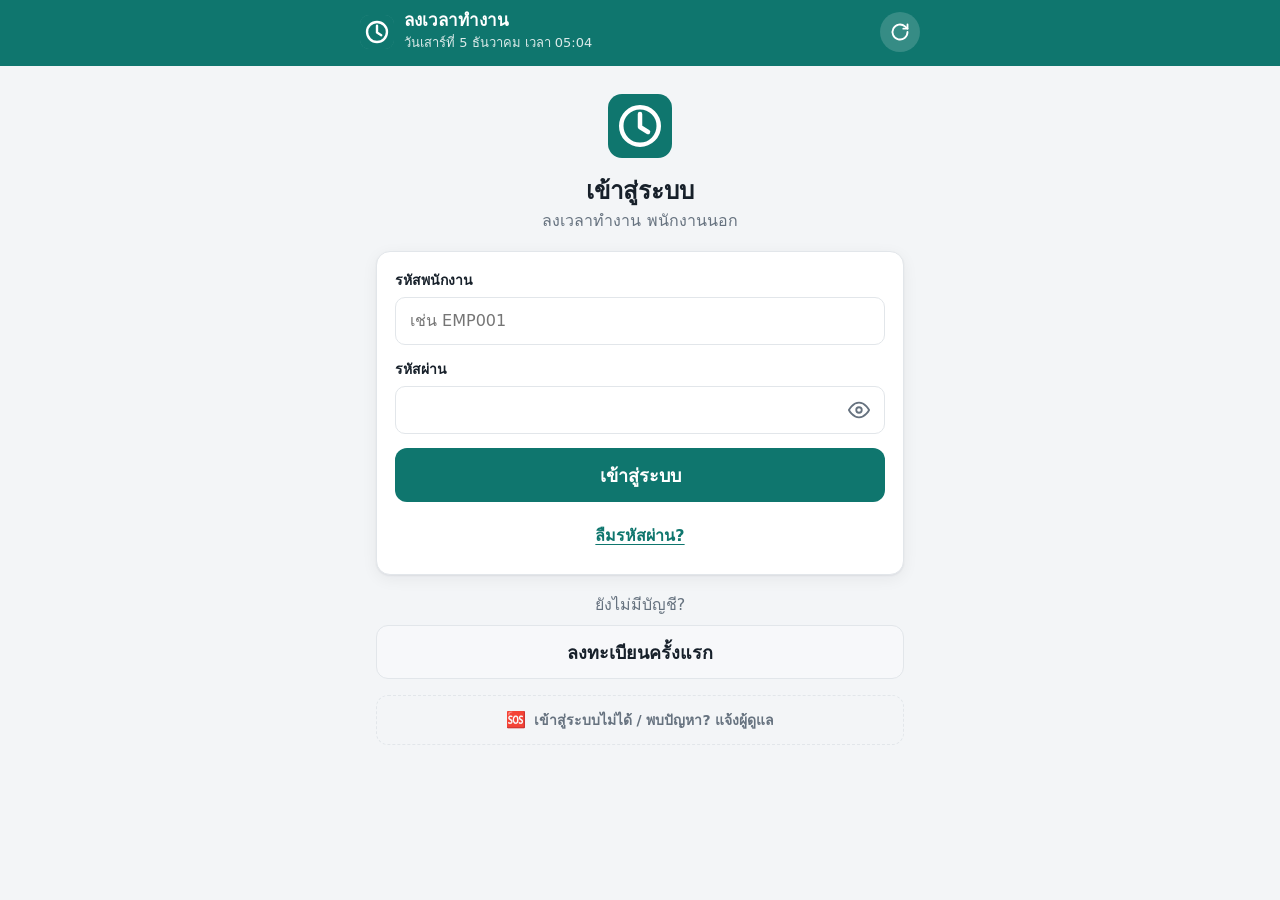
<file: index.html>
<!doctype html>
<html lang="th">
<head>
  <meta charset="utf-8">
  <meta http-equiv="Content-Security-Policy" content="default-src 'self'; script-src 'self' https://cdn.jsdelivr.net 'wasm-unsafe-eval'; style-src 'self' 'unsafe-inline' https://fonts.googleapis.com https://cdn.jsdelivr.net; font-src 'self' https://fonts.gstatic.com; img-src 'self' data: blob: https://tile.openstreetmap.org; media-src 'self' blob: mediastream:; connect-src 'self' https://script.google.com https://script.googleusercontent.com https://cdn.jsdelivr.net https://storage.googleapis.com; worker-src 'self' blob:; base-uri 'none'; form-action 'self'; object-src 'none'">
  <meta name="referrer" content="same-origin">
  <meta name="viewport" content="width=device-width, initial-scale=1, minimum-scale=1, maximum-scale=1, user-scalable=no, viewport-fit=cover">
  <meta name="theme-color" content="#0f766e">
  <meta name="apple-mobile-web-app-capable" content="yes">
  <meta name="mobile-web-app-capable" content="yes">
  <meta name="apple-mobile-web-app-title" content="ลงเวลา">
  <meta name="apple-mobile-web-app-status-bar-style" content="default">
  <title>ลงเวลาทำงาน</title>
  <link rel="manifest" href="manifest.webmanifest">
  <link rel="icon" href="icon.svg" type="image/svg+xml">
  <link rel="apple-touch-icon" href="icon-192.png">
  <link rel="preconnect" href="https://fonts.googleapis.com">
  <link rel="preconnect" href="https://fonts.gstatic.com" crossorigin>
  <link href="https://fonts.googleapis.com/css2?family=IBM+Plex+Sans+Thai:wght@400;600;700&display=swap" rel="stylesheet">
  <link rel="stylesheet" href="style.css?v=cb5fc8b46d">
</head>
<body class="emp">
  <header class="appbar">
    <div class="brand">
      <img src="icon.svg" alt="">
      <div><b>ลงเวลาทำงาน</b><small id="clock">&nbsp;</small></div>
      <small id="user" class="user"></small>
      <button id="bellBtn" class="appbar-btn bell-btn" type="button" aria-label="การแจ้งเตือน" title="การแจ้งเตือน" hidden>
        <svg viewBox="0 0 24 24" fill="none" stroke="currentColor" stroke-width="2.2" stroke-linecap="round" stroke-linejoin="round"><path d="M18 8a6 6 0 0 0-12 0c0 7-3 9-3 9h18s-3-2-3-9"/><path d="M13.7 21a2 2 0 0 1-3.4 0"/></svg>
        <span class="bell-badge" hidden></span>
      </button>
      <button id="refreshBtn" class="appbar-btn" type="button" aria-label="รีเฟรช" title="รีเฟรช">
        <svg viewBox="0 0 24 24" fill="none" stroke="currentColor" stroke-width="2.2" stroke-linecap="round" stroke-linejoin="round"><path d="M21 12a9 9 0 1 1-3-6.7L21 8"/><path d="M21 3v5h-5"/></svg>
      </button>
    </div>
  </header>

  <main id="view"></main>

  <nav class="tabbar" aria-label="เมนู">
    <button data-tab="scan">
      <svg viewBox="0 0 24 24" fill="none" stroke="currentColor" stroke-width="2" stroke-linecap="round" stroke-linejoin="round"><path d="M3 7V5a2 2 0 0 1 2-2h2M17 3h2a2 2 0 0 1 2 2v2M21 17v2a2 2 0 0 1-2 2h-2M7 21H5a2 2 0 0 1-2-2v-2"/><circle cx="12" cy="10" r="3"/><path d="M7 18a5 5 0 0 1 10 0"/></svg>
      ลงเวลา
    </button>
    <button data-tab="ot">
      <svg viewBox="0 0 24 24" fill="none" stroke="currentColor" stroke-width="2" stroke-linecap="round" stroke-linejoin="round"><circle cx="12" cy="12" r="9"/><path d="M12 7v5l3 2"/></svg>
      ขอ OT
    </button>
    <button data-tab="cal">
      <svg viewBox="0 0 24 24" fill="none" stroke="currentColor" stroke-width="2" stroke-linecap="round" stroke-linejoin="round"><rect x="3" y="4" width="18" height="18" rx="2"/><path d="M16 2v4M8 2v4M3 10h18"/><path d="M8 14h.01M12 14h.01M16 14h.01M8 18h.01M12 18h.01"/></svg>
      ปฏิทิน
    </button>
    <button data-tab="history">
      <svg viewBox="0 0 24 24" fill="none" stroke="currentColor" stroke-width="2" stroke-linecap="round" stroke-linejoin="round"><path d="M8 6h13M8 12h13M8 18h13M3 6h.01M3 12h.01M3 18h.01"/></svg>
      ประวัติ
    </button>
  </nav>

  <div id="toast" role="status" aria-live="polite"></div>
  <script src="config.js?v=ce31258a59"></script>
  <script src="transport.js?v=00ba4e5bb9"></script>
  <script src="guard.js?v=103b5c35ce"></script>
  <script src="app.js?v=a7ff7f037c"></script>
</body>
</html>
</file>
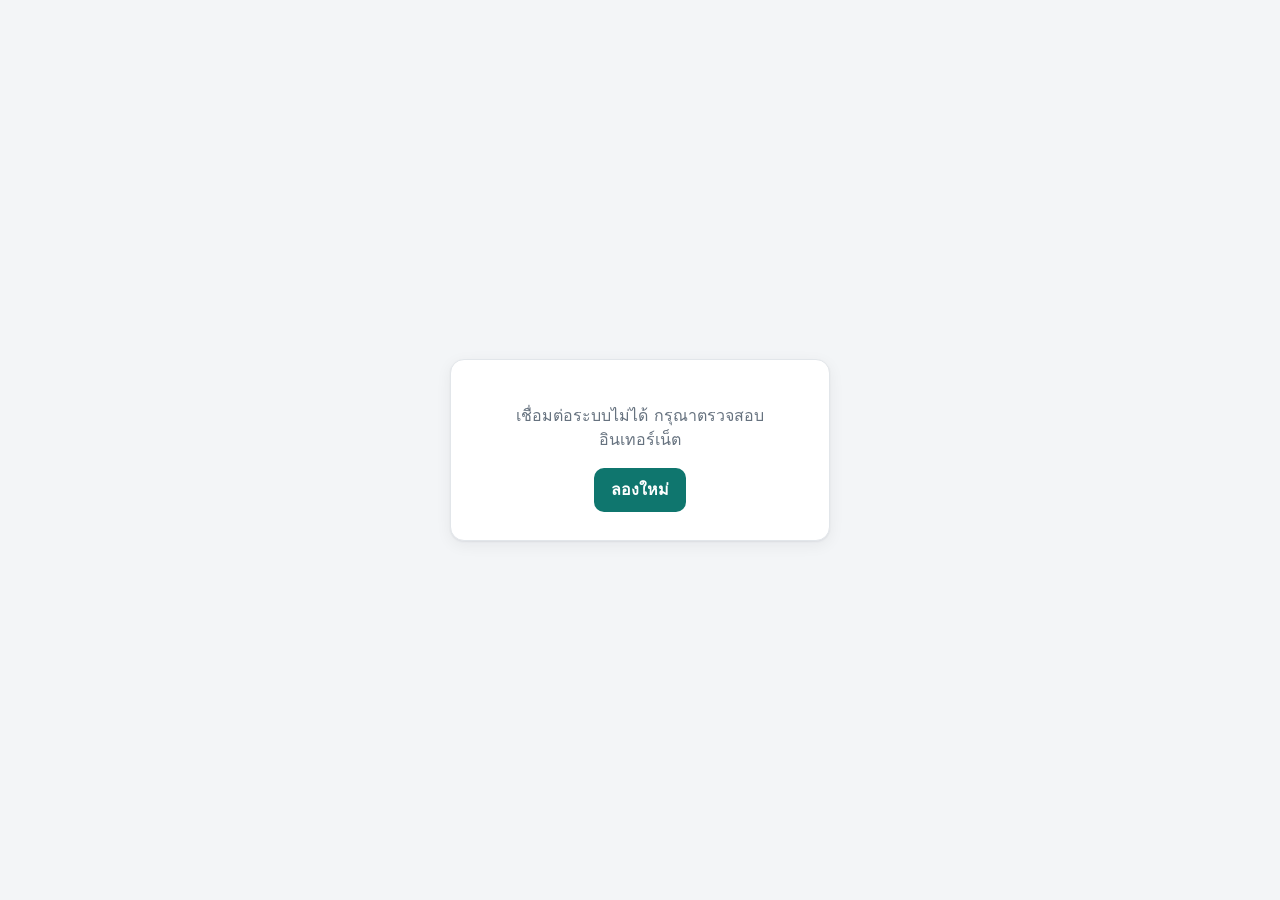
<file: admin.html>
<!doctype html>
<html lang="th">
<head>
  <meta charset="utf-8">
  <meta http-equiv="Content-Security-Policy" content="default-src 'self'; script-src 'self' https://cdn.jsdelivr.net 'wasm-unsafe-eval'; style-src 'self' 'unsafe-inline' https://fonts.googleapis.com https://cdn.jsdelivr.net; font-src 'self' https://fonts.gstatic.com; img-src 'self' data: blob: https://tile.openstreetmap.org; media-src 'self' blob: mediastream:; connect-src 'self' https://script.google.com https://script.googleusercontent.com https://cdn.jsdelivr.net https://storage.googleapis.com; worker-src 'self' blob:; base-uri 'none'; form-action 'self'; object-src 'none'">
  <meta name="referrer" content="same-origin">
  <meta name="viewport" content="width=device-width, initial-scale=1, minimum-scale=1, maximum-scale=1, user-scalable=no, viewport-fit=cover">
  <meta name="theme-color" content="#0f766e">
  <meta name="robots" content="noindex">
  <title>ผู้ดูแลระบบลงเวลา</title>
  <link rel="icon" href="icon.svg" type="image/svg+xml">
  <link rel="preconnect" href="https://fonts.googleapis.com">
  <link rel="preconnect" href="https://fonts.gstatic.com" crossorigin>
  <link href="https://fonts.googleapis.com/css2?family=IBM+Plex+Sans+Thai:wght@400;600;700&display=swap" rel="stylesheet">
  <link rel="stylesheet" href="style.css?v=cb5fc8b46d">
  <link rel="stylesheet" href="admin.css?v=cb5db3cd9a">
</head>
<body class="adm" data-guard="strict">
  <div id="root"></div>
  <div id="modal" class="modal" hidden><div class="modal-box" role="dialog" aria-modal="true"><button class="modal-x" aria-label="ปิด">×</button><div id="modal-body"></div></div></div>
  <div id="toast" role="status" aria-live="polite"></div>
  <script src="config.js?v=ce31258a59"></script>
  <script src="transport.js?v=00ba4e5bb9"></script>
  <script src="guard.js?v=103b5c35ce"></script>
  <script src="admin.js?v=5125a43bff"></script>
</body>
</html>
</file>
<file: style.css>
:root {
  --bg: #f3f5f7;
  --surface: #ffffff;
  --surface-2: #f7f8fa;
  --border: #e2e6ea;
  --text: #17202a;
  --muted: #66727f;
  --primary: #0f766e;
  --primary-ink: #ffffff;
  --primary-soft: #e3f3f1;
  --in: #0f766e;
  --in-soft: #e3f3f1;
  --out: #b45309;
  --out-soft: #fdf1e3;
  --ot: #4f46e5;
  --ot-soft: #ecebfd;
  --ok: #15803d;
  --ok-soft: #e5f5ea;
  --warn: #b45309;
  --warn-soft: #fdf1e3;
  --bad: #b91c1c;
  --bad-soft: #fdeaea;
  --shadow: 0 1px 2px rgba(16, 24, 40, .06), 0 4px 16px rgba(16, 24, 40, .06);
  --radius: 14px;
  --font: "IBM Plex Sans Thai", "Noto Sans Thai", "Leelawadee UI", Tahoma, system-ui, sans-serif;
  color-scheme: light;
}
@media (prefers-color-scheme: dark) {
  :root:not([data-theme="light"]) {
    --bg: #0f1418; --surface: #182026; --surface-2: #1e272e; --border: #2c3740; --text: #e7ecef; --muted: #98a4ae;
    --primary: #2bb3a5; --primary-ink: #04201d; --primary-soft: #143430;
    --in: #2bb3a5; --in-soft: #143430; --out: #f0a34a; --out-soft: #3a2a17; --ot: #8f8af7; --ot-soft: #25244a;
    --ok: #4ccb7a; --ok-soft: #173322; --warn: #f0a34a; --warn-soft: #3a2a17; --bad: #f07a7a; --bad-soft: #3b1c1c;
    --shadow: 0 1px 2px rgba(0, 0, 0, .3), 0 4px 16px rgba(0, 0, 0, .25);
    color-scheme: dark;
  }
}

* { box-sizing: border-box; }
html, body { margin: 0; }

/* ---------- แอปเต็มจอ: ห้ามซูม / ห้ามเลือกข้อความ / ห้ามบันทึกรูป ---------- */
html { touch-action: manipulation; -webkit-text-size-adjust: 100%; text-size-adjust: 100%; overscroll-behavior: none; }
body { overscroll-behavior: none; -webkit-user-select: none; user-select: none; -webkit-touch-callout: none; }
input, textarea, select { -webkit-user-select: text; user-select: text; -webkit-touch-callout: default; font-size: 16px; } /* 16px กัน iOS ซูมเมื่อแตะช่องกรอก */
img, canvas, video { -webkit-user-drag: none; user-select: none; -webkit-touch-callout: none; }
.guard-shield { display: none; }
body.guarded .guard-shield { display: grid; position: fixed; inset: 0; z-index: 9999; place-items: center; background: #0b1215; color: #fff; font-size: 18px; font-weight: 600; text-align: center; padding: 24px; }
body.guarded .protect { visibility: hidden; }
@media print { body * { display: none !important; } body::after { content: "ไม่อนุญาตให้พิมพ์"; display: block; } }
body { background: var(--bg); color: var(--text); font-family: var(--font); font-size: 16px; line-height: 1.5; -webkit-tap-highlight-color: transparent; }
button, input, select, textarea { font: inherit; color: inherit; }
img { max-width: 100%; }
[hidden] { display: none !important; }

/* ---------- Form controls ---------- */
.field { display: block; margin-bottom: 14px; }
.field > span, .field-label { display: block; font-size: 14px; font-weight: 600; margin-bottom: 6px; color: var(--text); }
.field small { color: var(--muted); font-weight: 400; }
input[type="text"], input[type="password"], input[type="tel"], input[type="month"], input[type="date"], input[type="time"], input[type="number"], input:not([type]), select, textarea {
  width: 100%; min-height: 48px; padding: 10px 14px; border: 1px solid var(--border); border-radius: 10px;
  background: var(--surface); outline: none; transition: border-color .15s, box-shadow .15s; -webkit-appearance: none; appearance: none;
}
textarea { min-height: 84px; resize: vertical; }
input:focus, select:focus, textarea:focus { border-color: var(--primary); box-shadow: 0 0 0 3px var(--primary-soft); }
.row { display: flex; gap: 8px; align-items: stretch; }
.row > input { flex: 1; min-width: 0; }
.grid-2 { display: grid; grid-template-columns: 1fr 1fr; gap: 10px; }

.btn { display: inline-flex; align-items: center; justify-content: center; gap: 6px; min-height: 44px; padding: 8px 16px; border-radius: 10px; border: 1px solid transparent; font-weight: 600; cursor: pointer; text-decoration: none; white-space: nowrap; transition: filter .15s, background .15s; }
.btn:disabled { opacity: .6; cursor: default; }
.btn.primary { background: var(--primary); color: var(--primary-ink); }
.btn.primary:hover:not(:disabled) { filter: brightness(1.08); }
.btn.ghost { background: var(--surface-2); border-color: var(--border); color: var(--text); }
.btn.ghost:hover:not(:disabled) { background: var(--border); }
.btn.danger { background: var(--bad-soft); color: var(--bad); }
.btn.ok { background: var(--ok-soft); color: var(--ok); }
.btn.sm { min-height: 34px; padding: 4px 10px; font-size: 14px; border-radius: 8px; }
.btn.big { width: 100%; min-height: 54px; font-size: 18px; border-radius: 12px; }
.btn svg { width: 18px; height: 18px; flex: none; }

.badge { display: inline-flex; align-items: center; gap: 4px; padding: 2px 10px; border-radius: 999px; font-size: 13px; font-weight: 600; white-space: nowrap; }
.badge.in { background: var(--in-soft); color: var(--in); }
.badge.out { background: var(--out-soft); color: var(--out); }
.badge.ot { background: var(--ot-soft); color: var(--ot); }
.badge.pending { background: var(--warn-soft); color: var(--warn); }
.badge.approved, .badge.complete { background: var(--ok-soft); color: var(--ok); }
.badge.rejected, .badge.no_checkin { background: var(--bad-soft); color: var(--bad); }
.badge.no_checkout { background: var(--warn-soft); color: var(--warn); }

.card { background: var(--surface); border: 1px solid var(--border); border-radius: var(--radius); box-shadow: var(--shadow); padding: 18px; }
.muted { color: var(--muted); }
.empty { text-align: center; color: var(--muted); padding: 32px 12px; }

#toast { position: fixed; left: 50%; bottom: calc(96px + env(safe-area-inset-bottom)); transform: translateX(-50%) translateY(20px); background: var(--text); color: var(--bg); padding: 10px 18px; border-radius: 10px; font-size: 15px; opacity: 0; pointer-events: none; transition: opacity .2s, transform .2s; z-index: 100; max-width: calc(100% - 32px); text-align: center; }
#toast.show { opacity: 1; transform: translateX(-50%) translateY(0); }
#toast.error { background: var(--bad); color: #fff; }

/* ---------- Employee app ---------- */
body.emp { min-height: 100dvh; padding-bottom: calc(76px + env(safe-area-inset-bottom)); }
.appbar { position: sticky; top: 0; z-index: 10; background: var(--primary); color: var(--primary-ink); padding: calc(10px + env(safe-area-inset-top)) 16px 12px; }
.appbar .brand { display: flex; align-items: center; gap: 10px; max-width: 560px; margin: 0 auto; }
.appbar img { width: 34px; height: 34px; border-radius: 9px; background: rgba(255,255,255,.15); }
.appbar b { display: block; font-size: 17px; line-height: 1.2; }
.appbar small { opacity: .85; font-size: 13px; }
.emp main { max-width: 560px; margin: 0 auto; padding: 16px; }
.screen-title { display: flex; align-items: center; gap: 10px; margin: 0 0 16px; font-size: 21px; }
.screen-title .dot { width: 10px; height: 10px; border-radius: 50%; background: currentColor; }
.screen-title.in { color: var(--in); }
.screen-title.out { color: var(--out); }
.screen-title.ot { color: var(--ot); }

.photo-pick { display: block; border: 2px dashed var(--border); border-radius: 12px; background: var(--surface-2); cursor: pointer; overflow: hidden; position: relative; }
.photo-pick .ph-empty { display: flex; flex-direction: column; align-items: center; justify-content: center; gap: 6px; padding: 30px 12px; color: var(--muted); font-weight: 600; }
.photo-pick .ph-empty svg { width: 40px; height: 40px; color: var(--primary); }
.photo-pick img { display: block; width: 100%; max-height: 360px; object-fit: contain; background: #000; }
.photo-pick .retake { position: absolute; right: 10px; bottom: 10px; background: rgba(0,0,0,.65); color: #fff; padding: 6px 12px; border-radius: 8px; font-size: 14px; }
.geo { font-size: 13px; color: var(--muted); margin: -4px 0 14px; display: flex; gap: 6px; align-items: center; }
.geo.ok { color: var(--ok); }

.ot-types { display: grid; gap: 8px; }
.ot-type { display: flex; gap: 12px; align-items: center; padding: 12px 14px; border: 1.5px solid var(--border); border-radius: 12px; background: var(--surface); cursor: pointer; }
.ot-type input { position: absolute; opacity: 0; pointer-events: none; }
.ot-type .rate { flex: none; width: 54px; height: 44px; border-radius: 10px; display: grid; place-items: center; font-weight: 700; background: var(--ot-soft); color: var(--ot); font-size: 17px; }
.ot-type b { display: block; font-size: 15px; }
.ot-type small { color: var(--muted); font-size: 13px; }
.ot-type:has(input:checked) { border-color: var(--ot); background: var(--ot-soft); }
.ot-type:has(input:checked) .rate { background: var(--ot); color: #fff; }
.ot-type:has(input:focus-visible) { box-shadow: 0 0 0 3px var(--ot-soft); }

.success { text-align: center; padding: 28px 18px; }
.success .check { width: 72px; height: 72px; border-radius: 50%; display: grid; place-items: center; margin: 0 auto 14px; background: var(--ok-soft); color: var(--ok); }
.success .check svg { width: 40px; height: 40px; }
.success h2 { margin: 0 0 6px; }
.success dl { text-align: left; display: grid; grid-template-columns: auto 1fr; gap: 6px 14px; margin: 18px 0; padding: 14px; background: var(--surface-2); border-radius: 10px; }
.success dt { color: var(--muted); }
.success dd { margin: 0; font-weight: 600; word-break: break-word; }

.hist { display: grid; gap: 10px; }
.hist-item { display: flex; gap: 12px; align-items: flex-start; padding: 14px; }
.hist-item .main { flex: 1; min-width: 0; }
.hist-item .top { display: flex; justify-content: space-between; gap: 8px; align-items: center; flex-wrap: wrap; }
.hist-item .meta { color: var(--muted); font-size: 14px; margin-top: 4px; word-break: break-word; }

/* ---------- Auth (สมัคร / เข้าสู่ระบบ) ---------- */
body.emp.authing { padding-bottom: 24px; }
.appbar .user { margin-left: auto; text-align: right; font-size: 12.5px; opacity: .9; max-width: 45%; overflow: hidden; text-overflow: ellipsis; white-space: nowrap; }
.auth-hero { text-align: center; margin: 12px 0 18px; }
.auth-hero img { width: 64px; height: 64px; }
.auth-hero h1 { margin: 8px 0 0; font-size: 24px; }
.auth-hero p { margin: 0; }
.warn-box { background: var(--warn-soft); border-color: var(--warn); margin-bottom: 14px; }
.warn-box b { color: var(--warn); font-size: 17px; }
.warn-box p { margin: 6px 0 14px; }
.auth-alt { display: grid; gap: 8px; text-align: center; margin-top: 18px; }
.linkbtn { display: block; margin: 14px auto 0; background: none; border: 0; color: var(--primary); font-weight: 600; padding: 8px 12px; cursor: pointer; text-decoration: underline; text-underline-offset: 3px; }
.linkbtn.danger { color: var(--bad); }
.back { background: none; border: 0; color: var(--primary); font-weight: 600; padding: 4px 0 12px; cursor: pointer; }
.hint { font-size: 14px; color: var(--muted); background: var(--surface-2); border-radius: 10px; padding: 10px 12px; margin: 4px 0 16px; }
.hint.warn-hint { background: var(--warn-soft); color: var(--warn); font-weight: 600; margin-top: 0; }
.err { display: block; color: var(--bad); font-size: 13.5px; margin-top: 4px; min-height: 0; }
.err:empty { display: none; }
input.invalid { border-color: var(--bad); }
input.invalid:focus { box-shadow: 0 0 0 3px var(--bad-soft); }
.pw { position: relative; }
.pw input { padding-right: 52px; }
.pw-toggle { position: absolute; right: 4px; top: 50%; transform: translateY(-50%); width: 44px; height: 40px; border: 0; background: none; color: var(--muted); cursor: pointer; display: grid; place-items: center; }
.pw-toggle svg { width: 22px; height: 22px; }
.seg { display: grid; grid-template-columns: repeat(3, 1fr); gap: 8px; }
.seg label { position: relative; }
.seg input { position: absolute; opacity: 0; pointer-events: none; }
.seg span { display: grid; place-items: center; min-height: 48px; border: 1.5px solid var(--border); border-radius: 10px; font-weight: 600; background: var(--surface); cursor: pointer; }
.seg input:checked + span { border-color: var(--primary); background: var(--primary-soft); color: var(--primary); }
.seg input:focus-visible + span { box-shadow: 0 0 0 3px var(--primary-soft); }
.who { display: flex; align-items: center; gap: 12px; padding: 10px 12px; margin-bottom: 16px; background: var(--surface-2); border-radius: 12px; }
.who b { display: block; line-height: 1.3; }
.who small { color: var(--muted); font-size: 13px; }
.avatar { width: 40px; height: 40px; border-radius: 50%; display: grid; place-items: center; background: var(--primary); color: var(--primary-ink); font-weight: 700; font-size: 18px; flex: none; }
.profile { margin-bottom: 18px; }
.profile .who { margin-bottom: 8px; background: none; padding: 0; }
.profile .linkbtn { margin: 6px 0 0; padding: 4px 0; }

/* ---------- ลงเวลาด้วยการสแกน ---------- */
.ok { color: var(--ok); }
.warn { color: var(--warn); }
.bad { color: var(--bad); font-weight: 600; }
.sub { color: var(--muted); font-size: 13px; }
.live-clock { text-align: center; padding: 14px 10px; margin-bottom: 14px; border-radius: 12px; background: var(--primary-soft); color: var(--primary); }
.live-clock small { display: block; font-size: 13px; font-weight: 600; opacity: .85; }
.live-clock b { display: block; font-size: 40px; line-height: 1.15; font-variant-numeric: tabular-nums; letter-spacing: 1px; }
.live-clock span { font-size: 14px; }
.info-row { display: flex; gap: 10px; align-items: flex-start; padding: 10px 2px; border-bottom: 1px solid var(--border); font-size: 15px; word-break: break-word; }
.info-row:last-of-type { margin-bottom: 14px; }
.info-row .ico { font-size: 20px; line-height: 1.3; }
.info-row b { font-size: 14px; }
.scan-btn { margin-top: 4px; min-height: 60px; }
.scan-btn svg { width: 26px; height: 26px; }
.shot { border-radius: 12px; overflow: hidden; background: #000; margin-bottom: 14px; }
.shot img { display: block; width: 100%; height: auto; pointer-events: none; }
.kv { display: grid; grid-template-columns: auto 1fr; gap: 6px 14px; margin: 0 0 16px; font-size: 15px; }
.kv dt { color: var(--muted); }
.kv dd { margin: 0; font-weight: 600; word-break: break-word; }

body.scanning { overflow: hidden; }
.scanner { position: fixed; inset: 0; z-index: 200; background: #000; color: #fff; display: flex; flex-direction: column; touch-action: none; }
.scan-top { display: flex; align-items: center; justify-content: space-between; padding: calc(12px + env(safe-area-inset-top)) 16px 12px; }
.scan-x { background: rgba(255,255,255,.15); color: #fff; border: 0; border-radius: 999px; padding: 8px 16px; font-weight: 600; cursor: pointer; }
.scan-stage { position: relative; flex: 1; overflow: hidden; }
.scan-stage video { position: absolute; inset: 0; width: 100%; height: 100%; object-fit: cover; transform: scaleX(-1); }
.scan-ring { position: absolute; left: 50%; top: 50%; width: min(78vw, 360px); height: min(101vw, 468px); transform: translate(-50%, -52%); overflow: visible; }
.scan-ring ellipse { fill: none; stroke-width: 2.2; vector-effect: non-scaling-stroke; }
.scan-ring .track { stroke: rgba(255,255,255,.55); stroke-width: 4; stroke-dasharray: 2 2; }
.scan-ring .prog { stroke: #2bd4c0; stroke-width: 8; stroke-linecap: round; stroke-dasharray: 100; stroke-dashoffset: 100; transition: stroke-dashoffset .1s linear; }
.scanner:not(.face-ok) .scan-ring .prog { stroke: #f0a34a; }
.scan-count { position: absolute; left: 0; right: 0; top: 14px; text-align: center; font-size: 56px; font-weight: 700; text-shadow: 0 2px 8px rgba(0,0,0,.6); font-variant-numeric: tabular-nums; }
.scan-status { padding: 14px 16px 8px; text-align: center; font-size: 17px; font-weight: 600; min-height: 56px; }
.scanner.face-ok .scan-status { color: #7ff0e1; }

/* ---------- ปฏิทิน ---------- */
:root { --c-green: #16a34a; --c-red: #dc2626; --c-gray: #9aa4ae; --c-purple: #7c3aed; --c-blue: #2563eb; --c-excused: #0d9488; }
.cal-head { display: flex; align-items: center; justify-content: space-between; gap: 8px; margin-bottom: 12px; }
.cal-nav { width: 44px; padding: 0; font-size: 24px; line-height: 1; }
.cal-stats { display: grid; grid-template-columns: repeat(4, 1fr); gap: 8px; margin-bottom: 12px; }
.cal-stats > div { background: var(--surface); border: 1px solid var(--border); border-radius: 12px; padding: 8px 4px; text-align: center; }
.cal-stats b { display: block; font-size: 22px; line-height: 1.2; }
.cal-stats small { color: var(--muted); font-size: 12px; }
.cal-stats .c-green b { color: var(--c-green); } .cal-stats .c-red b { color: var(--c-red); } .cal-stats .c-purple b { color: var(--c-purple); }
.cal-card { padding: 12px; }
.cal-grid { display: grid; grid-template-columns: repeat(7, 1fr); gap: 5px; }
.cal-week { margin-bottom: 6px; }
.cal-week span { text-align: center; font-size: 13px; font-weight: 600; color: var(--muted); }
.cal-week span.off { color: var(--c-red); }
.cal-day { aspect-ratio: 1 / 1.05; border: 0; border-radius: 10px; display: flex; flex-direction: column; align-items: center; justify-content: center; gap: 0; cursor: pointer;
  background: var(--surface-2); color: var(--text); font-weight: 700; padding: 0; position: relative; }
.cal-day .n { font-size: 16px; line-height: 1.1; }
.cal-day .m { font-size: 11px; line-height: 1.1; min-height: 12px; font-weight: 700; }
.cal-day.c-green { background: var(--c-green); color: #fff; }
.cal-day.c-red { background: var(--c-red); color: #fff; }
.cal-day.c-gray { background: color-mix(in srgb, var(--c-gray) 30%, var(--surface)); color: var(--muted); }
.cal-day.c-purple { background: var(--c-purple); color: #fff; }
.cal-day.c-blue { background: color-mix(in srgb, var(--c-blue) 18%, var(--surface)); color: var(--c-blue); }
.cal-day.c-excused { background: var(--c-excused); color: #fff; }
.cal-day.c-none { background: transparent; color: var(--muted); font-weight: 500; }
.cal-day.today { outline: 3px solid var(--text); outline-offset: 1px; }
.cal-legend { display: flex; flex-wrap: wrap; gap: 6px 12px; margin-top: 12px; font-size: 12.5px; color: var(--muted); }
.cal-legend i { display: inline-block; width: 12px; height: 12px; border-radius: 4px; margin-right: 4px; vertical-align: -1px; }
.cal-legend .c-green { background: var(--c-green); } .cal-legend .c-red { background: var(--c-red); } .cal-legend .c-gray { background: var(--c-gray); }
.cal-legend .c-purple { background: var(--c-purple); } .cal-legend .c-excused { background: var(--c-excused); } .cal-legend .c-blue { background: var(--c-blue); }
.badge.day-green { background: var(--ok-soft); color: var(--c-green); } .badge.day-red { background: var(--bad-soft); color: var(--c-red); }
.badge.day-gray, .badge.day-none { background: var(--surface-2); color: var(--muted); } .badge.day-purple { background: var(--ot-soft); color: var(--c-purple); }
.badge.day-blue { background: var(--primary-soft); color: var(--c-blue); } .badge.day-excused { background: var(--primary-soft); color: var(--c-excused); }

body.sheet-open { overflow: hidden; }
.sheet-back { position: fixed; inset: 0; z-index: 150; background: rgba(10, 15, 20, .5); display: flex; align-items: flex-end; justify-content: center; }
.sheet { width: 100%; max-width: 560px; max-height: 88dvh; overflow: auto; background: var(--surface); border-radius: 18px 18px 0 0; padding: 8px 18px calc(18px + env(safe-area-inset-bottom)); box-shadow: var(--shadow); }
.sheet-grip { width: 44px; height: 5px; border-radius: 3px; background: var(--border); margin: 4px auto 12px; }
.sheet-title { margin: 0 0 8px; font-size: 19px; }
.day-badges { display: flex; flex-wrap: wrap; gap: 6px; margin-bottom: 12px; }
.issue-box, .ot-box, .appeal-box { border-radius: 10px; padding: 10px 12px; margin-bottom: 12px; font-size: 15px; }
.issue-box { background: var(--bad-soft); color: var(--bad); }
.ot-box { background: var(--ot-soft); color: var(--ot); }
.appeal-box { background: var(--surface-2); }
.issue-box ul, .ot-box ul { margin: 4px 0 0; padding-left: 20px; }
.appeal-form { border-top: 1px solid var(--border); padding-top: 12px; }
.appeal-form > b { display: block; margin-bottom: 10px; }

.tabbar { position: fixed; left: 0; right: 0; bottom: 0; z-index: 20; display: grid; grid-template-columns: repeat(4, 1fr); background: var(--surface); border-top: 1px solid var(--border); padding: 6px 6px calc(6px + env(safe-area-inset-bottom)); }
.tabbar button { background: none; border: 0; display: flex; flex-direction: column; align-items: center; gap: 2px; padding: 6px 2px; border-radius: 10px; font-size: 12.5px; font-weight: 600; color: var(--muted); cursor: pointer; }
.tabbar button svg { width: 24px; height: 24px; }
.tabbar button.active { color: var(--primary); background: var(--primary-soft); }
@media (min-width: 600px) { .tabbar { max-width: 560px; margin: 0 auto; border-left: 1px solid var(--border); border-right: 1px solid var(--border); border-radius: 16px 16px 0 0; } }

.success .pending-icon { background: var(--warn-soft); color: var(--warn); font-size: 34px; }
.profile-actions { display: flex; flex-wrap: wrap; gap: 8px; margin-top: 10px; }
.code-req { margin-top: 8px; padding: 8px 10px; border-radius: 10px; font-size: 14px; background: var(--surface-2); }
.code-req.pending { background: var(--warn-soft); color: var(--warn); }
.code-req.approved { background: var(--ok-soft); color: var(--ok); }
.code-req.rejected { background: var(--bad-soft); color: var(--bad); }

/* ---------- ขอ OT (คำนวณจากเวลาสแกน) ---------- */
.ot-times { background: var(--surface-2); border-radius: 12px; padding: 10px 12px; margin-bottom: 4px; }
.ot-times .kv { margin: 8px 0 0; }
.purple-badge { background: var(--ot-soft); color: var(--ot); }
.ot-items { display: grid; gap: 8px; }
.ot-item { display: flex; gap: 10px; align-items: center; padding: 12px; border: 1.5px solid var(--border); border-radius: 12px; cursor: pointer; }
.ot-item input { width: 20px; height: 20px; flex: none; accent-color: var(--ot); }
.ot-item .rate { flex: none; width: 46px; height: 40px; border-radius: 10px; display: grid; place-items: center; font-weight: 700; background: var(--ot-soft); color: var(--ot); }
.ot-item b { display: block; font-size: 15px; }
.ot-item small { color: var(--muted); font-size: 13px; display: block; }
.ot-item:has(input:checked) { border-color: var(--ot); background: var(--ot-soft); }
.ot-item.done { opacity: .75; cursor: default; }
.info-box { background: var(--surface-2); border-radius: 10px; padding: 10px 12px; margin: 12px 0; font-size: 15px; color: var(--muted); }

/* ---------- สิทธิ์ตำแหน่ง/กล้อง ---------- */
.perm-box { border-radius: 12px; padding: 12px; margin-bottom: 12px; font-size: 14.5px; display: grid; gap: 4px; }
.perm-box b { font-size: 15.5px; }
.perm-box.denied { background: var(--bad-soft); color: var(--bad); border: 1.5px solid var(--bad); }
.perm-box.ask { background: var(--warn-soft); color: var(--warn); border: 1.5px solid var(--warn); }
.perm-box.ok { background: var(--ok-soft); color: var(--ok); padding: 8px 12px; }
.perm-actions { display: flex; flex-wrap: wrap; gap: 8px; margin-top: 6px; }
.perm-link .linkbtn { margin: 0 0 8px; padding: 0; font-size: 14px; }
.info-row.row-bad { background: var(--bad-soft); border-radius: 10px; padding: 10px; border: 1.5px solid var(--bad); }
.guide { border: 1px solid var(--border); border-radius: 12px; padding: 10px 12px; margin-bottom: 10px; font-size: 14.5px; }
.guide.first { border-color: var(--primary); background: var(--primary-soft); }
.guide ol { margin: 6px 0 0; padding-left: 20px; display: grid; gap: 4px; }

/* ---------- ปุ่มรีเฟรช ---------- */
.appbar-btn { flex: none; width: 40px; height: 40px; margin-left: 8px; border: 0; border-radius: 50%; background: rgba(255,255,255,.16); color: inherit; display: grid; place-items: center; cursor: pointer; }
.appbar-btn svg { width: 20px; height: 20px; }
.appbar-btn:active { background: rgba(255,255,255,.3); }
.appbar-btn.spin svg { animation: spin .8s linear infinite; }
@keyframes spin { to { transform: rotate(360deg); } }
.appbar .user + .appbar-btn { margin-left: 8px; }
.appbar .brand > div { min-width: 0; }
.appbar .user { margin-left: auto; }
.perm-note { font-size: 13.5px; opacity: .95; }

/* ---------- หน้าลงเวลา (เข้า/ออกหน้าเดียว) ---------- */
.scan-banner { border-radius: 12px; padding: 10px 12px; margin-bottom: 14px; font-size: 15px; }
.scan-banner.in { background: var(--in-soft); color: var(--in); }
.scan-banner.out { background: var(--out-soft); color: var(--out); }
.scan-banner .linkbtn { display: block; margin: 6px 0 0; padding: 0; font-size: 13.5px; color: inherit; opacity: .85; }

/* สถานที่ทำงาน: ปุ่มใช้ที่เดิม */
.site-quick { margin: -4px 0 12px; }
.chip-btn { border: 1px solid var(--border); background: var(--surface-2); color: inherit; border-radius: 999px; padding: 6px 12px; font: inherit; font-size: 13px; max-width: 100%; overflow: hidden; text-overflow: ellipsis; white-space: nowrap; cursor: pointer; }
.field input.input-bad { border-color: #d93025; box-shadow: 0 0 0 3px rgba(217,48,37,.15); }

/* คำแนะนำระหว่างสแกนใบหน้า */
.scan-tips { list-style: none; margin: 0; padding: 4px 16px calc(14px + env(safe-area-inset-bottom)); display: grid; gap: 4px; font-size: 13px; line-height: 1.45; color: rgba(255,255,255,.85); background: #000; }
.scan-tips b { color: #7ff0e1; font-weight: 600; }
@media (max-height: 640px) { .scan-tips li:nth-child(n+3) { display: none; } }

/* รูปโปรไฟล์ */
img.avatar { object-fit: cover; padding: 0; background: var(--surface-2); }
.avatar.xl { width: 72px; height: 72px; font-size: 28px; }
.who .linkbtn { display: block; padding: 0; margin-top: 2px; font-size: 13px; }
.av-pick { display: flex; align-items: center; gap: 14px; width: 100%; padding: 10px 12px; text-align: left; font: inherit; color: inherit; background: var(--surface-2); border: 2px dashed var(--border); border-radius: 14px; cursor: pointer; }
.av-pick.invalid { border-color: var(--bad, #d93025); }
.av-pick span.avatar { background: var(--surface); color: var(--muted); border: 1px solid var(--border); }
.av-pick b { display: block; color: var(--primary); }
.av-pick small { display: block; color: var(--muted); font-size: 13px; line-height: 1.4; }
.av-field .err { display: block; color: var(--bad, #d93025); font-size: 13px; font-style: normal; margin-top: 4px; }
.avatar-cam .av-ring { position: absolute; left: 50%; top: 50%; width: min(70vw, 300px); aspect-ratio: 1; transform: translate(-50%, -50%); border-radius: 50%; border: 3px solid rgba(255,255,255,.8); box-shadow: 0 0 0 9999px rgba(0,0,0,.45); pointer-events: none; }
.avatar-cam .av-preview { position: absolute; left: 50%; top: 50%; width: min(70vw, 300px); aspect-ratio: 1; transform: translate(-50%, -50%); border-radius: 50%; object-fit: cover; border: 3px solid #7ff0e1; background: #000; }
.av-actions { display: flex; gap: 10px; padding: 0 16px calc(16px + env(safe-area-inset-bottom)); background: #000; }
.av-actions .btn { flex: 1; }
.av-actions .btn.ghost { background: rgba(255,255,255,.12); color: #fff; border-color: rgba(255,255,255,.25); }
.av-actions .btn:disabled { opacity: .45; }

/* เปิดกล้องไม่ได้ (เบราว์เซอร์ในแอป) */
.cam-warn { background: #fff4e5; color: #8a4b00; border: 1px solid #ffd59a; border-radius: 12px; padding: 10px 12px; margin-bottom: 14px; font-size: 14px; line-height: 1.5; }
.cam-warn .linkbtn { font-weight: 700; }
.cam-help { margin: 8px 0 14px; padding-left: 20px; display: grid; gap: 8px; line-height: 1.55; }
.cam-help-actions { display: flex; flex-wrap: wrap; gap: 8px; margin-bottom: 8px; }
@media (prefers-color-scheme: dark) { .cam-warn { background: #3a2a10; color: #ffd59a; border-color: #6b4a14; } }

/* ---------- กระดิ่งแจ้งเตือน ---------- */
.bell-btn { position: relative; margin-left: 8px; }
.bell-btn + .appbar-btn { margin-left: 6px; }
.bell-badge { position: absolute; top: 2px; right: 2px; min-width: 18px; height: 18px; padding: 0 5px; border-radius: 999px; background: #e5484d; color: #fff; font-size: 11px; font-weight: 700; line-height: 18px; text-align: center; box-shadow: 0 0 0 2px var(--primary); }
.notif-head { display: flex; align-items: center; justify-content: space-between; gap: 8px; }
.notif-list { display: grid; gap: 8px; max-height: 60vh; overflow: auto; }
.notif-item { display: flex; gap: 10px; align-items: flex-start; width: 100%; text-align: left; font: inherit; color: inherit; background: var(--surface-2); border: 1px solid var(--border); border-radius: 12px; padding: 10px 12px; cursor: pointer; }
.notif-item .ic { font-size: 18px; line-height: 1.3; }
.notif-item b { display: block; line-height: 1.35; }
.notif-item .body { display: block; margin-top: 2px; font-size: 14px; line-height: 1.45; }
.notif-item small { display: block; margin-top: 4px; color: var(--muted); font-size: 12px; }
.notif-item.unread { border-color: var(--primary); background: var(--primary-soft, #e3f3ef); }
.notif-item.unread b::after { content: ' • ใหม่'; color: #e5484d; font-size: 12px; }

/* ---------- ลืมสแกน ---------- */
.fr-entry { width: 100%; margin-top: 10px; }
.fr-open-btn { margin-top: 12px; }
.fr-month { margin: 0; font-size: 18px; }
.fr-hint { margin-top: -4px; }
.fr-day { border: 2px solid transparent; }
.fr-day.fr-need { background: #fde8e8; border-color: #e5484d; color: #a3171c; font-weight: 700; }
.fr-day.fr-open { background: var(--surface-2); }
.fr-day.fr-pending { background: #fff4e5; border-color: #f0a34a; }
.fr-day.fr-approved, .fr-day.fr-done { background: #e6f6ef; color: #0f7a5a; opacity: .7; }
.fr-day.fr-off { opacity: .3; }
.fr-day[disabled] { cursor: default; }
.cal-legend i.fr-need { background: #e5484d; } .cal-legend i.fr-open { background: var(--border); }
.cal-legend i.fr-pending { background: #f0a34a; } .cal-legend i.fr-done { background: #34b38a; }
.fr-item { padding: 12px 14px; margin-bottom: 8px; }
.fr-item-top { display: flex; justify-content: space-between; align-items: center; gap: 8px; margin-bottom: 2px; }
.fr-who { margin: -4px 0 12px; color: var(--muted); font-size: 14px; }
.fr-scans { display: grid; grid-template-columns: 1fr 1fr; gap: 8px; margin-bottom: 14px; }
.fr-side { border-radius: 12px; padding: 10px 12px; border: 1px solid var(--border); display: grid; gap: 2px; font-size: 14px; }
.fr-side span { color: var(--muted); font-size: 13px; }
.fr-side.has { background: #e6f6ef; border-color: #b7e4cf; color: #0f7a5a; }
.fr-side.miss { background: #fde8e8; border-color: #f3b8b8; color: #a3171c; }
.fr-block { margin-top: 12px; padding: 12px; border-radius: 12px; background: var(--surface-2); font-weight: 600; }
.fr-shifts { display: flex; flex-wrap: wrap; gap: 8px; }
.fr-chip input { position: absolute; opacity: 0; pointer-events: none; }
.fr-chip span { display: inline-block; padding: 8px 12px; border: 1.5px solid var(--border); border-radius: 999px; font-size: 14px; cursor: pointer; }
.fr-chip input:checked + span { border-color: var(--primary); background: var(--primary-soft, #e3f3ef); color: var(--primary); font-weight: 700; }
.fr-times { display: grid; gap: 10px; margin: 6px 0 14px; }
.fr-time { display: flex; flex-wrap: wrap; align-items: center; justify-content: space-between; gap: 8px; padding: 10px 12px; border: 1px solid var(--border); border-radius: 12px; }
.fr-check { display: flex; align-items: center; gap: 8px; font-size: 15px; }
.fr-check input { width: 20px; height: 20px; }
.time24 { display: inline-flex; align-items: center; gap: 4px; }
.time24 select { min-height: 42px; padding: 6px 8px; border: 1px solid var(--border); border-radius: 10px; background: var(--surface); color: var(--text); font: inherit; font-size: 17px; font-variant-numeric: tabular-nums; }
.time24 select:disabled { opacity: .4; }
.time24 small { color: var(--muted); }
.fr-evi { display: flex; flex-wrap: wrap; gap: 8px; }
.fr-evi .btn { flex: 1 1 140px; cursor: pointer; }
.fr-preview { display: block; width: 100%; max-height: 260px; object-fit: contain; margin-top: 10px; border-radius: 12px; background: #000; }
#frReason { width: 100%; padding: 10px 12px; border: 1px solid var(--border); border-radius: 10px; font: inherit; background: var(--surface); color: var(--text); }
@media (prefers-color-scheme: dark) {
  .fr-day.fr-need, .fr-side.miss { background: #3b1a1c; color: #ffb4b4; }
  .fr-day.fr-pending { background: #3a2a10; }
  .fr-day.fr-approved, .fr-day.fr-done, .fr-side.has { background: #12332a; color: #8fe3c4; }
}
/* จอแคบ: มีกระดิ่ง+รีเฟรชแล้ว ซ่อนรหัสพนักงานบนแถบบน (ดูได้ในหน้าโปรไฟล์) */
@media (max-width: 420px) { .appbar .user { display: none; } .appbar .bell-btn { margin-left: auto; } }

.fr-nowarn { margin-top: 10px; padding: 12px 14px; border-radius: 12px; background: #fff4e5; border: 1.5px solid #f0a34a; color: #6b3a00; }
.fr-nowarn p { margin: 6px 0 10px; font-size: 14px; line-height: 1.5; }
.fr-nowarn-act { display: flex; flex-wrap: wrap; gap: 8px; }
.fr-nowarn-act .btn { flex: 1 1 140px; }
.fr-manual { margin: 10px 0; padding: 10px 12px; border-radius: 12px; background: var(--surface-2); font-size: 14px; }
.cal-day .m { white-space: nowrap; }
@media (prefers-color-scheme: dark) { .fr-nowarn { background: #3a2a10; color: #ffd59a; } }
.issue-box small { display: block; margin-top: 6px; color: var(--text); opacity: .8; font-size: 13px; line-height: 1.5; }

/* ทางเข้า ลืมสแกน / ยื่นคำร้อง */
.req-entries { display: grid; grid-template-columns: 1fr 1fr; gap: 8px; margin-top: 10px; }
.req-entries .fr-entry { margin-top: 0; display: grid; gap: 2px; justify-items: center; padding: 10px 8px; height: auto; line-height: 1.3; }
.req-entries .fr-entry small { font-size: 12px; font-weight: 400; color: var(--muted); }
.fr-day.ap-need { background: #fde8e8; border-color: #e5484d; color: #a3171c; font-weight: 700; }
.fr-day.ap-pending { background: #fff4e5; border-color: #f0a34a; }
.fr-day.ap-approved { background: var(--excused-soft, #e8e4fb); opacity: .8; }
.fr-day.ap-off { opacity: .35; }
.ap-tip { margin: -4px 0 10px; padding: 10px 12px; border-radius: 10px; background: #fff4e5; color: #6b3a00; font-size: 14px; line-height: 1.5; }
@media (prefers-color-scheme: dark) { .fr-day.ap-need { background: #3b1a1c; color: #ffb4b4; } .fr-day.ap-pending, .ap-tip { background: #3a2a10; color: #ffd59a; } }
.fr-hint .linkbtn, .ap-tip .linkbtn { display: inline; padding: 0; margin: 0; width: auto; min-height: 0; font-weight: 700; }

/* รูปโปรไฟล์: ทางเลือกเมื่อเปิดกล้องไม่ได้ */
.av-fallback { display: grid; gap: 10px; padding: 0 16px calc(16px + env(safe-area-inset-bottom)); background: #000; color: #fff; text-align: center; }
.av-fallback p { margin: 0; line-height: 1.5; color: rgba(255,255,255,.85); }
.av-fallback .btn.ghost { background: rgba(255,255,255,.12); color: #fff; border-color: rgba(255,255,255,.25); }
/* ตรวจอุปกรณ์ */
.dev-list { display: grid; gap: 6px; }
.dev-row { display: flex; justify-content: space-between; gap: 10px; padding: 10px 12px; border-radius: 10px; background: var(--surface-2); font-size: 14px; }
.dev-row b { text-align: right; }
.dev-row b.ok { color: var(--ok, #0f9d76); } .dev-row b.bad { color: var(--bad, #c62828); } .dev-row b.warn { color: #b26a00; }

/* ---------- แจ้งปัญหาการใช้งาน ---------- */
.help-link { display: flex; align-items: center; justify-content: center; gap: 8px; width: 100%; margin: 16px 0 4px; padding: 12px 14px; border: 1.5px dashed var(--border); border-radius: 12px; background: transparent; color: var(--muted); font: inherit; font-size: 14px; font-weight: 600; cursor: pointer; }
.help-link span { font-size: 16px; }
.help-link:active, .help-link:hover { border-color: var(--bad); color: var(--bad); background: var(--bad-soft); }
.pb-lead { margin: -4px 0 12px; }
.pb-cats { display: grid; grid-template-columns: repeat(2, minmax(0, 1fr)); gap: 8px; }
.pb-cat { position: relative; }
.pb-cat input { position: absolute; opacity: 0; pointer-events: none; }
.pb-cat span { display: flex; align-items: center; gap: 6px; min-height: 44px; height: 100%; padding: 8px 10px; border: 1.5px solid var(--border); border-radius: 12px; font-size: 13.5px; line-height: 1.3; cursor: pointer; background: var(--surface); }
.pb-cat i { font-style: normal; font-size: 17px; }
.pb-cat input:checked + span { border-color: var(--primary); background: var(--primary-soft); color: var(--primary); font-weight: 700; }
.pb-cat input:focus-visible + span { outline: 2px solid var(--primary); outline-offset: 2px; }
.pb-files { display: flex; flex-wrap: wrap; gap: 10px; margin-top: 10px; }
.pb-files:empty { display: none; }
.pb-file { position: relative; width: 88px; height: 88px; border-radius: 10px; overflow: hidden; border: 1px solid var(--border); background: var(--surface-2); }
.pb-file img { width: 100%; height: 100%; object-fit: cover; display: block; }
.pb-pdf { display: grid; place-items: center; align-content: center; gap: 2px; width: 100%; height: 100%; font-size: 26px; padding: 4px; text-align: center; }
.pb-pdf small { font-size: 10.5px; color: var(--muted); max-width: 80px; overflow: hidden; text-overflow: ellipsis; white-space: nowrap; }
.pb-x { position: absolute; top: 4px; right: 4px; width: 26px; height: 26px; border-radius: 50%; border: 0; background: rgba(0, 0, 0, .62); color: #fff; font-size: 17px; line-height: 1; cursor: pointer; }
.pb-dev { font-size: 12.5px; word-break: break-word; }
.pb-done { text-align: center; padding: 8px 4px 4px; }
.pb-done .check { width: 64px; height: 64px; border-radius: 50%; display: grid; place-items: center; margin: 4px auto 12px; background: var(--ok-soft); color: var(--ok); font-size: 32px; font-weight: 700; }
.pb-done h2 { margin: 0 0 6px; }
.pb-no { margin: 0 0 8px; word-break: break-word; }
.pb-card { display: grid; grid-template-columns: auto 1fr; gap: 4px 12px; align-items: center; }
.pb-card-ic { font-size: 26px; }
.pb-card-txt b { display: block; }
.pb-card-txt small { display: block; color: var(--muted); font-size: 13px; line-height: 1.4; }
.pb-card-act { grid-column: 1 / -1; display: flex; flex-wrap: wrap; gap: 8px; margin-top: 8px; }
.pb-card-act .btn { flex: 1 1 130px; }
.pb-list { display: grid; gap: 10px; }
.pb-item { display: grid; gap: 4px; padding: 12px; border: 1px solid var(--border); border-left: 4px solid var(--warn); border-radius: 12px; background: var(--surface-2); word-break: break-word; }
.pb-item.in_progress { border-left-color: var(--ot); }
.pb-item.resolved { border-left-color: var(--ok); }
.pb-item-top { display: flex; justify-content: space-between; align-items: center; gap: 8px; flex-wrap: wrap; }
.pb-st { display: inline-block; padding: 2px 10px; border-radius: 999px; font-size: 12.5px; font-weight: 700; background: var(--warn-soft); color: var(--warn); }
.pb-st.in_progress { background: var(--ot-soft); color: var(--ot); }
.pb-st.resolved { background: var(--ok-soft); color: var(--ok); }
.pb-reply { margin-top: 4px; padding: 8px 10px; border-radius: 10px; background: var(--ot-soft); font-size: 14px; }
.pb-reply.ok { background: var(--ok-soft); }
.pb-reply p { margin: 4px 0 0; white-space: pre-wrap; }
.native-box { margin: 12px 0; padding: 14px; border-radius: 14px; background: var(--primary-soft); border: 1.5px solid var(--primary); }
.native-box b { display: block; font-size: 16px; color: var(--primary); }
.native-box p { margin: 6px 0 12px; font-size: 14px; line-height: 1.5; }
.cam-help-sub { display: block; margin: 14px 0 0; font-size: 14px; }
.fr-check { flex-wrap: wrap; }
.fr-check small { flex-basis: 100%; margin: -4px 0 0 28px; font-size: 12.5px; }
.fr-evi.input-bad { outline: 2px solid var(--bad); outline-offset: 4px; border-radius: 10px; }
</file>
<file: admin.css>
body.adm { min-height: 100vh; }

/* ---------- Login ---------- */
.auth { min-height: 100vh; display: grid; place-items: center; padding: 16px; }
.auth .card { width: 100%; max-width: 380px; padding: 28px; }
.auth h1 { margin: 10px 0 4px; font-size: 22px; }
.auth img { width: 48px; height: 48px; }

/* ---------- Shell ---------- */
.shell { display: grid; grid-template-columns: 240px 1fr; min-height: 100vh; }
.side { background: var(--surface); border-right: 1px solid var(--border); padding: 18px 12px; display: flex; flex-direction: column; gap: 4px; position: sticky; top: 0; height: 100vh; }
.side .brand { display: flex; gap: 10px; align-items: center; padding: 4px 10px 18px; }
.side .brand img { width: 36px; height: 36px; }
.side .brand b { display: block; line-height: 1.2; }
.side .brand small { color: var(--muted); font-size: 12.5px; }
.nav-btn { display: flex; align-items: center; gap: 10px; width: 100%; padding: 10px 12px; border: 0; background: none; border-radius: 10px; font-weight: 600; color: var(--muted); cursor: pointer; text-align: left; }
.nav-btn svg { width: 20px; height: 20px; flex: none; }
.nav-btn:hover { background: var(--surface-2); color: var(--text); }
.nav-btn.active { background: var(--primary-soft); color: var(--primary); }
.nav-btn .count { margin-left: auto; background: var(--warn); color: #fff; border-radius: 999px; padding: 0 8px; font-size: 12px; line-height: 20px; }
.side .spacer { flex: 1; }
.content { padding: 24px 28px 40px; min-width: 0; }
.page-head { display: flex; align-items: flex-end; justify-content: space-between; gap: 12px; flex-wrap: wrap; margin-bottom: 18px; }
.page-head h1 { margin: 0; font-size: 24px; }
.page-head p { margin: 2px 0 0; color: var(--muted); }

/* ---------- Filters ---------- */
.filters { display: flex; flex-wrap: wrap; gap: 10px; align-items: flex-end; margin-bottom: 16px; padding: 14px; }
.filters .field { margin: 0; }
.filters .field > span { font-size: 13px; color: var(--muted); }
.filters input, .filters select { min-height: 42px; padding: 8px 12px; }
.filters .f-date { width: 160px; }
.filters .f-q { width: 200px; }
.filters .f-status { width: 150px; }
.filters .actions { display: flex; gap: 8px; margin-left: auto; flex-wrap: wrap; }
.quick { display: flex; gap: 6px; flex-wrap: wrap; }

/* ---------- Stats ---------- */
.stats { display: grid; grid-template-columns: repeat(auto-fit, minmax(180px, 1fr)); gap: 12px; margin-bottom: 18px; }
.stat { padding: 16px 18px; }
.stat .k { color: var(--muted); font-size: 14px; font-weight: 600; }
.stat .v { font-size: 32px; font-weight: 700; line-height: 1.2; margin-top: 4px; }
.stat.in .v { color: var(--in); }
.stat.out .v { color: var(--out); }
.stat.ot .v { color: var(--ot); }

/* ---------- Tables ---------- */
.table-card { padding: 0; overflow: hidden; }
.table-wrap { overflow-x: auto; }
table { width: 100%; border-collapse: collapse; font-size: 14.5px; }
th, td { padding: 10px 14px; text-align: left; border-bottom: 1px solid var(--border); vertical-align: middle; }
th { background: var(--surface-2); font-size: 13px; color: var(--muted); font-weight: 600; white-space: nowrap; position: sticky; top: 0; }
tbody tr:last-child td { border-bottom: 0; }
tbody tr.click { cursor: pointer; }
tbody tr.click:hover { background: var(--surface-2); }
td.num, th.num { text-align: right; font-variant-numeric: tabular-nums; }
td.nowrap, td > b:first-child { white-space: nowrap; }
.tcell { display: flex; align-items: center; gap: 10px; }
.thumb { width: 42px; height: 42px; border-radius: 8px; object-fit: cover; background: var(--surface-2); border: 1px solid var(--border); flex: none; }
.thumb.none { display: grid; place-items: center; color: var(--muted); font-size: 18px; }
.t-time { font-weight: 700; font-variant-numeric: tabular-nums; white-space: nowrap; }
.tcell .sub { white-space: nowrap; }
.sub { color: var(--muted); font-size: 12.5px; }
.act { display: flex; gap: 6px; justify-content: flex-end; }
.table-foot { padding: 10px 14px; color: var(--muted); font-size: 13.5px; border-top: 1px solid var(--border); display: flex; justify-content: space-between; gap: 10px; flex-wrap: wrap; align-items: center; }
input[type="checkbox"] { width: 18px; height: 18px; accent-color: var(--primary); }

.section-title { font-size: 17px; margin: 24px 0 10px; }

/* ---------- Modal ---------- */
.modal { position: fixed; inset: 0; z-index: 50; background: rgba(10, 15, 20, .6); display: grid; place-items: center; padding: 16px; }
.modal-box { position: relative; background: var(--surface); border-radius: 16px; width: 100%; max-width: 860px; max-height: calc(100vh - 32px); overflow: auto; padding: 22px; box-shadow: var(--shadow); }
.modal-box.img-only { max-width: min(1100px, 100%); padding: 10px; background: #000; }
.modal-box.img-only img { display: block; max-height: calc(100vh - 60px); margin: 0 auto; }
.modal-x { position: absolute; top: 8px; right: 10px; width: 38px; height: 38px; border-radius: 50%; border: 0; background: var(--surface-2); font-size: 22px; cursor: pointer; z-index: 2; }
.detail-grid { display: grid; grid-template-columns: 1fr 1fr; gap: 16px; margin-top: 14px; }
.detail-col { border: 1px solid var(--border); border-radius: 12px; padding: 14px; }
.detail-col img { width: 100%; border-radius: 8px; cursor: zoom-in; display: block; background: #000; max-height: 340px; object-fit: contain; }
.detail-col dl { display: grid; grid-template-columns: auto 1fr; gap: 4px 12px; margin: 12px 0; font-size: 14.5px; }
.detail-col dt { color: var(--muted); }
.detail-col dd { margin: 0; word-break: break-word; }
.extra-list { margin-top: 14px; font-size: 14px; }

.badge.flag { background: var(--bad-soft); color: var(--bad); cursor: help; }
.stat.flagged .v { color: var(--bad); }
.mono { font-family: ui-monospace, Consolas, monospace; letter-spacing: 1px; }
canvas.thumb { display: block; }
.thumb.broken { background: var(--bad-soft); }
.detail-col canvas.detail-photo { display: block; width: 100%; height: 340px; border-radius: 8px; background: #000; cursor: zoom-in; }
.modal-box.img-only canvas.big-photo { display: block; margin: 0 auto; max-width: 100%; }
.detail-col dd .badge { margin: 0 4px 4px 0; }

/* ---------- ปฏิทินพนักงาน (ผู้ดูแล) ---------- */
.acal { padding: 16px; }
.acal-title { margin-bottom: 12px; }
.acal-grid { display: grid; grid-template-columns: repeat(7, minmax(0, 1fr)); gap: 6px; }
.acal-week { margin-bottom: 6px; }
.acal-week span { text-align: center; font-size: 13px; font-weight: 600; color: var(--muted); }
.acal-week span.off { color: var(--c-red); }
.acal-day { min-height: 92px; border: 0; border-radius: 10px; padding: 6px 8px; text-align: left; cursor: pointer; display: flex; flex-direction: column; gap: 2px;
  background: var(--surface-2); color: var(--text); font-size: 12.5px; line-height: 1.3; overflow: hidden; }
.acal-day .n { font-size: 16px; font-weight: 700; }
.acal-day .st { font-weight: 600; }
.acal-day .tm { font-variant-numeric: tabular-nums; opacity: .95; }
.acal-day .ap { margin-top: auto; font-size: 11.5px; font-weight: 700; background: rgba(255,255,255,.85); color: #111; border-radius: 6px; padding: 1px 5px; align-self: flex-start; }
.acal-day:hover { filter: brightness(1.05); }
.acal-day.c-green { background: var(--c-green); color: #fff; }
.acal-day.c-red { background: var(--c-red); color: #fff; }
.acal-day.c-gray { background: color-mix(in srgb, var(--c-gray) 28%, var(--surface)); color: var(--muted); }
.acal-day.c-purple { background: var(--c-purple); color: #fff; }
.acal-day.c-blue { background: color-mix(in srgb, var(--c-blue) 16%, var(--surface)); color: var(--c-blue); }
.acal-day.c-excused { background: var(--c-excused); color: #fff; }
.acal-day.c-none { background: transparent; border: 1px dashed var(--border); color: var(--muted); }
.acal-day.today { outline: 3px solid var(--text); outline-offset: 1px; }
.day-summary { display: flex; flex-wrap: wrap; gap: 8px 16px; align-items: center; margin: 12px 0; }
.sch-row { display: grid; grid-template-columns: repeat(3, minmax(0, 1fr)); gap: 10px; }
.sch-row .field > span { font-size: 13px; color: var(--muted); }
.hol-add { display: grid; grid-template-columns: 170px 1fr auto; gap: 8px; margin-bottom: 10px; }
.hol-list { display: grid; gap: 6px; max-height: 320px; overflow: auto; }
.hol-item { display: grid; grid-template-columns: 190px 1fr auto; gap: 10px; align-items: center; padding: 6px 10px; border: 1px solid var(--border); border-radius: 10px; background: var(--surface-2); }
.hol-item.past { opacity: .55; }
.hol-date { font-weight: 700; white-space: nowrap; }
@media (max-width: 700px) { .hol-add, .hol-item { grid-template-columns: 1fr; } }
.wk { display: flex; flex-wrap: wrap; gap: 8px 16px; }
.wk label { display: flex; align-items: center; gap: 6px; font-weight: 600; }
@media (max-width: 860px) {
  .acal { padding: 10px; }
  .acal-grid { gap: 3px; }
  .acal-day { min-height: 58px; padding: 4px; font-size: 10.5px; }
  .acal-day .tm, .acal-day .ap { display: none; }
  .sch-row { grid-template-columns: 1fr 1fr; }
}

.sites-card { grid-column: 1 / -1; }
.site-row { display: grid; grid-template-columns: 1.3fr 1.3fr 110px auto; gap: 10px; align-items: end; padding: 10px 0; border-bottom: 1px solid var(--border); }
.site-row .field { margin: 0; }
.site-row .field > span { font-size: 13px; color: var(--muted); }
.site-row .del-site { margin-bottom: 4px; }
.site-row .err { grid-column: 1 / -1; }
@media (max-width: 700px) {
  .site-row { grid-template-columns: 1fr 110px; }
  .site-row .field:first-child, .site-row .field:nth-child(2) { grid-column: 1 / -1; }
}

.settings-grid { display: grid; grid-template-columns: repeat(auto-fit, minmax(320px, 1fr)); gap: 16px; align-items: start; }
.settings-grid h2 { margin: 0 0 4px; font-size: 18px; }
.settings-grid p { margin: 0 0 14px; }
.link-box { display: flex; gap: 8px; }
.link-box input { font-family: ui-monospace, Consolas, monospace; font-size: 14px; }

/* ---------- Responsive ---------- */
@media (max-width: 860px) {
  .shell { grid-template-columns: 1fr; }
  .side { position: sticky; top: 0; z-index: 10; height: auto; flex-direction: row; overflow-x: auto; padding: 8px; gap: 4px; border-right: 0; border-bottom: 1px solid var(--border); }
  .side .brand, .side .spacer { display: none; }
  .nav-btn { width: auto; white-space: nowrap; padding: 8px 12px; }
  .content { padding: 16px; }
  .filters .f-date, .filters .f-q, .filters .f-status { width: calc(50% - 5px); }
  .filters .field { flex: 1 1 calc(50% - 5px); }
  .filters .actions { margin-left: 0; width: 100%; }
  .filters .actions .btn { flex: 1; }
  .detail-grid { grid-template-columns: 1fr; }
}

/* ---------- สวิตช์โหมดการสมัคร ---------- */
.reg-card { display: flex; align-items: center; gap: 14px; margin-bottom: 14px; }
.switch { position: relative; flex: none; width: 52px; height: 30px; }
.switch input { position: absolute; opacity: 0; width: 100%; height: 100%; margin: 0; cursor: pointer; z-index: 1; }
.switch .slider { position: absolute; inset: 0; border-radius: 999px; background: var(--border); transition: background .2s; }
.switch .slider::after { content: ''; position: absolute; top: 3px; left: 3px; width: 24px; height: 24px; border-radius: 50%; background: #fff; box-shadow: 0 1px 3px rgba(0,0,0,.3); transition: transform .2s; }
.switch input:checked + .slider { background: var(--primary); }
.switch input:checked + .slider::after { transform: translateX(22px); }
.switch input:focus-visible + .slider { box-shadow: 0 0 0 3px var(--primary-soft); }
.switch input:disabled { cursor: default; }
tr.row-pending td { background: var(--warn-soft); }

.code-reqs { margin-bottom: 14px; border-color: var(--warn); }
.table-head { padding: 12px 14px; border-bottom: 1px solid var(--border); background: var(--warn-soft); color: var(--warn); }

/* ---------- สถานะการใช้งานพนักงาน ---------- */
.act-filters { display: flex; flex-wrap: wrap; gap: 6px; margin: -4px 0 12px; }
.act-filters .btn.active { background: var(--primary-soft); border-color: var(--primary); color: var(--primary); }
.act-filters i { font-style: normal; background: var(--surface); border-radius: 999px; padding: 0 7px; font-size: 12px; margin-left: 2px; }
.dot-online, .dot-offline { display: inline-block; width: 9px; height: 9px; border-radius: 50%; margin-right: 6px; vertical-align: 1px; }
.dot-online { background: #16a34a; box-shadow: 0 0 0 3px rgba(22,163,74,.2); }
.dot-offline { background: var(--c-gray, #9aa4ae); }
tr.row-inactive td { background: color-mix(in srgb, var(--bad-soft) 60%, transparent); }
.del-info { background: var(--surface-2); border-radius: 10px; padding: 10px 12px; margin: 12px 0; font-size: 14.5px; }
.del-form { display: grid; gap: 10px; }
.del-opt { display: flex; gap: 10px; align-items: flex-start; border: 1.5px solid var(--border); border-radius: 12px; padding: 12px; cursor: pointer; }
.del-opt:has(input:checked) { border-color: var(--primary); background: var(--primary-soft); }
.del-opt.danger:has(input:checked) { border-color: var(--bad); background: var(--bad-soft); }
.del-opt input { margin-top: 4px; width: 18px; height: 18px; flex: none; }

/* ---------- ล้างข้อมูล ---------- */
.reset-card { border-color: var(--bad); }
.reset-card h2 { color: var(--bad); }
.reset-opts { display: grid; gap: 8px; margin-bottom: 12px; }
.reset-opts label { display: flex; gap: 8px; align-items: center; font-weight: 600; }

/* Telegram */
.tg-help { margin: 0 0 14px; padding: 10px 12px; border: 1px solid var(--border); border-radius: 10px; background: var(--surface-2, #f6f8f9); }
.tg-help summary { cursor: pointer; font-weight: 600; }
.tg-help ol { margin: 10px 0 0; padding-left: 20px; display: grid; gap: 6px; line-height: 1.5; }
.tg-help code { background: rgba(0,0,0,.06); padding: 1px 5px; border-radius: 5px; }
.tg-chats { display: flex; flex-wrap: wrap; gap: 6px; margin-bottom: 10px; }
.tg-chats:empty { display: none; }
.tg-modes { display: grid; gap: 8px; margin: 4px 0 12px; }
.tg-modes label { display: flex; align-items: center; gap: 8px; cursor: pointer; }
.tg-state { display: flex; flex-wrap: wrap; align-items: center; gap: 8px; }
.tg-err { flex-basis: 100%; color: var(--bad, #c62828); font-size: 14px; }

/* แผนที่การลงเวลา */
button.stat { font: inherit; color: inherit; text-align: left; cursor: pointer; border: 1px solid var(--border); }
.map-stat .k { display: flex; align-items: center; gap: 6px; }
.map-stat .k svg { width: 16px; height: 16px; }
.map-stat .v { color: var(--primary); }
.map-stat:hover { border-color: var(--primary); box-shadow: 0 4px 14px rgba(0,0,0,.08); }
.map-bar { display: flex; flex-wrap: wrap; align-items: flex-end; gap: 12px; padding: 12px 16px; margin-bottom: 12px; }
.map-bar .field { margin: 0; }
.map-bar .grow { flex: 1 1 220px; }
.seg { display: inline-flex; border: 1px solid var(--border); border-radius: 10px; overflow: hidden; }
.seg button { font: inherit; border: 0; background: var(--surface); color: var(--text); padding: 10px 14px; cursor: pointer; }
.seg button + button { border-left: 1px solid var(--border); }
.seg button.on { background: var(--primary); color: #fff; font-weight: 600; }
.map-wrap { display: grid; grid-template-columns: minmax(0, 1fr) 300px; gap: 12px; }
.map-card { padding: 0; overflow: hidden; }
#map { height: calc(100vh - 250px); min-height: 420px; }
#map .empty { padding: 40px; }
.map-list { padding: 0; max-height: calc(100vh - 250px); min-height: 420px; overflow: auto; }
.map-list-head { position: sticky; top: 0; background: var(--surface); padding: 10px 14px; font-weight: 600; border-bottom: 1px solid var(--border); }
.map-item { display: flex; gap: 10px; width: 100%; text-align: left; font: inherit; color: inherit; background: none; border: 0; border-bottom: 1px solid var(--border); padding: 10px 14px; cursor: pointer; }
.map-item:hover { background: var(--surface-2, #f6f8f9); }
.map-item .dot { flex: none; width: 12px; height: 12px; border-radius: 50%; margin-top: 5px; border: 2px solid #fff; box-shadow: 0 0 0 1px rgba(0,0,0,.2); }
.map-item .dot.in { background: #0f9d76; }
.map-item .dot.out { background: #d93025; }
.map-pop { display: grid; gap: 8px; font-family: inherit; font-size: 14px; line-height: 1.45; }
.map-pop .pop-photo { display: block; width: 100%; height: 200px; border-radius: 8px; background: #000; }
.map-pop .pop-body { display: grid; gap: 2px; }
.map-pop .pop-body .btn { justify-self: start; margin-top: 6px; }
.map-pop .pop-warn { color: var(--bad, #c62828); font-weight: 600; }
.map-pop .mono { font-family: ui-monospace, Consolas, monospace; letter-spacing: 1px; }
@media (max-width: 900px) { .map-wrap { grid-template-columns: 1fr; } .map-list { max-height: 360px; min-height: 0; } #map { height: 60vh; } }
.map-pop .pop-body .badge { justify-self: start; margin-bottom: 4px; }

/* รูปโปรไฟล์ */
.name-cell { display: flex; align-items: center; gap: 10px; }
.av { flex: none; width: 36px; height: 36px; border-radius: 50%; display: inline-grid; place-items: center; overflow: hidden; background: var(--primary-soft, #e3f3ef); color: var(--primary); font-weight: 700; font-size: 15px; }
.av img { width: 100%; height: 100%; object-fit: cover; display: block; }
.av.has-img { cursor: zoom-in; }
.av.sm { width: 28px; height: 28px; font-size: 12px; }
.av.lg { width: 64px; height: 64px; font-size: 24px; }
.av-big { width: min(80vw, 420px); height: min(80vw, 420px); border-radius: 50%; object-fit: cover; }
.map-item .av { margin-top: 0; }
/* ลบพนักงาน */
.del-who { margin-bottom: 12px; }
.del-warn { border: 1.5px solid var(--bad); background: var(--bad-soft); border-radius: 12px; padding: 12px 14px; margin-bottom: 14px; }
.del-warn > b { color: var(--bad); }
.del-warn ul { margin: 8px 0; padding-left: 20px; display: grid; gap: 4px; }
.del-ack { display: flex; gap: 10px; align-items: flex-start; font-weight: 600; cursor: pointer; }
.del-ack input { width: 20px; height: 20px; margin-top: 2px; flex: none; }
.tg-wipe { margin-top: 18px; padding-top: 14px; border-top: 1px solid var(--border); display: grid; gap: 6px; justify-items: start; }
.tg-wipe p { margin: 0 0 4px; }
.wipe-prog .bar { height: 10px; border-radius: 999px; background: var(--surface-2, #eef1f3); overflow: hidden; margin-bottom: 6px; }
.wipe-prog .bar span { display: block; height: 100%; width: 0; background: var(--bad, #d93025); transition: width .3s; }
.tg-caption { display: flex; gap: 10px; align-items: flex-start; margin: 0 0 12px; cursor: pointer; }
.tg-caption input { width: 18px; height: 18px; margin-top: 3px; flex: none; }
.tg-caption .sub { display: block; }
/* เลือกวันที่แบบไทย */
.hol-add { display: flex; flex-wrap: wrap; align-items: center; }
.hol-add #holName { flex: 1 1 200px; width: auto; }
.thdate { display: inline-flex; gap: 6px; flex-wrap: wrap; }
.thdate select { width: auto; min-height: 44px; padding: 8px 10px; border: 1px solid var(--border); border-radius: 10px; background: var(--surface); color: var(--text); font: inherit; }
.thdate select[data-p=m] { min-width: 130px; }
.tg-chats .btn.on { border-color: var(--primary); background: var(--primary-soft); color: var(--primary); }
/* เวลาแบบ 24 ชั่วโมง */
.time24 { display: inline-flex; align-items: center; gap: 6px; }
.time24 select { min-height: 44px; padding: 8px 10px; border: 1px solid var(--border); border-radius: 10px; background: var(--surface); color: var(--text); font: inherit; font-variant-numeric: tabular-nums; }
.time24 small { color: var(--muted); }
.field .time24, .field .thdate { flex-wrap: nowrap; }
.field .time24 select, .field .thdate select { width: auto; flex: none; display: inline-block; }
.field .time24 b { display: inline; }

/* ---------- ตารางพอดีจอ: ไม่ตัดบรรทัดเกินจำเป็น ---------- */
.name-cell b, .name-cell .sub { white-space: nowrap; }
.manage-list { display: grid; gap: 8px; }
.manage-list .btn { width: 100%; justify-content: flex-start; text-align: left; }
.chips, .act-filters { flex-wrap: wrap; }
/* มือถือ: แต่ละแถวเป็นการ์ด ป้ายชื่อคอลัมน์อยู่ซ้าย ค่าอยู่ขวา (ไม่ต้องเลื่อนซ้ายขวา) */
@media (max-width: 760px) {
  .table-card table, .table-card thead, .table-card tbody, .table-card tr, .table-card td { display: block; width: 100%; }
  .table-card thead { display: none; }
  .table-card tr { padding: 10px 14px; border-bottom: 1px solid var(--border); }
  .table-card td { display: flex; justify-content: space-between; align-items: center; gap: 12px; padding: 5px 0; border: 0; text-align: right; }
  .table-card td::before { content: attr(data-label); color: var(--muted); font-size: 13px; font-weight: 600; text-align: left; flex: none; max-width: 45%; }
  .table-card td:not([data-label])::before, .table-card td[data-label=""]::before { content: none; }
  .table-card td > * { text-align: right; }
  .table-card td.num, .table-card th.num { text-align: right; }
  .table-card .name-cell { justify-content: flex-end; }
  .table-card .name-cell > div { text-align: left; }
  .table-card td .act { justify-content: flex-end; flex-wrap: wrap; }
  .table-card tfoot, .table-card tfoot tr, .table-card tfoot td { display: block; }
  .table-foot { flex-direction: column; align-items: flex-start; gap: 4px; }
}
@media (max-width: 760px) {
  /* ตัวกรองเป็นแถวเดียว เลื่อนซ้าย-ขวาได้ ไม่กินพื้นที่หลายบรรทัด */
  .act-filters { flex-wrap: nowrap; overflow-x: auto; padding-bottom: 4px; scrollbar-width: none; }
  .act-filters::-webkit-scrollbar { display: none; }
  .act-filters .btn { flex: none; white-space: nowrap; }
}
/* ตรวจ OT กับเวลาสแกน */
.ot-check { display: inline-block; font-size: 13px; line-height: 1.4; font-weight: 600; }
.ot-check.ok { color: var(--ok, #0f9d76); }
.ot-check.bad { color: var(--bad, #c62828); }
.reason-chips { display: flex; flex-wrap: wrap; gap: 6px; }
#rsnf textarea { width: 100%; padding: 10px 12px; border: 1px solid var(--border); border-radius: 10px; font: inherit; background: var(--surface); color: var(--text); resize: vertical; }
.db-links { display: grid; gap: 8px; }
.db-link { display: grid; justify-items: start; gap: 2px; text-align: left; text-decoration: none; padding: 10px 14px; height: auto; }

/* ผู้ดูแลหลายคน */
.who-admin { display: flex; align-items: center; gap: 8px; padding: 8px 12px; color: var(--muted); font-size: 13.5px; }
.who-admin span { overflow: hidden; text-overflow: ellipsis; white-space: nowrap; }
.adm-list { display: grid; gap: 8px; margin-bottom: 16px; }
.adm-item { display: flex; justify-content: space-between; align-items: center; gap: 10px; flex-wrap: wrap; padding: 10px 12px; border: 1px solid var(--border); border-radius: 10px; }
.adm-item.owner { background: var(--primary-soft); border-color: transparent; }
.adm-item.off { opacity: .6; }
.adm-item .sub { display: block; }
.adm-form { display: grid; gap: 4px; border-top: 1px solid var(--border); padding-top: 14px; }
@media (max-width: 860px) { .who-admin { display: none; } }

/* ตรวจแล้วว่าถูกต้อง / รายการจากคำขอลืมสแกน */
.review-ok { margin-top: 6px; color: var(--ok, #0f9d76); font-weight: 600; font-size: 14px; }
.no-photo { margin-top: 10px; padding: 18px 14px; border: 1px dashed var(--border); border-radius: 10px; color: var(--muted); text-align: center; font-size: 14px; }

/* ลืมสแกน */
.sr-photo { width: 100%; height: 320px; border-radius: 12px; background: #000; cursor: zoom-in; display: block; margin-top: 10px; }
.sr-times { display: flex; flex-wrap: wrap; gap: 16px; }
.sr-times .field { margin: 0; }
#srf textarea, #srnf textarea { width: 100%; padding: 10px 12px; border: 1px solid var(--border); border-radius: 10px; font: inherit; background: var(--surface); color: var(--text); resize: vertical; }
tr.row-pending td { background: color-mix(in srgb, var(--warn, #f0a34a) 7%, transparent); }

/* ---------- แจ้งปัญหา ---------- */
.pb-bar { padding: 10px; margin-bottom: 14px; }
.pb-bar .seg { display: flex; flex-wrap: wrap; }
.pb-bar .seg button { flex: 1 1 auto; }
.pb-grid { display: grid; grid-template-columns: repeat(auto-fill, minmax(min(100%, 420px), 1fr)); gap: 14px; align-items: start; }
.pb-a { display: grid; gap: 10px; border-left: 5px solid var(--warn); min-width: 0; }
.pb-a.in_progress { border-left-color: var(--ot); }
.pb-a.resolved { border-left-color: var(--ok); opacity: .92; }
.pb-a-top { display: flex; flex-wrap: wrap; align-items: center; gap: 6px 8px; }
.pb-a-title { margin: 0; font-size: 17px; line-height: 1.35; word-break: break-word; }
.pb-a-detail { white-space: pre-wrap; word-break: break-word; background: var(--surface-2); border-radius: 10px; padding: 10px 12px; font-size: 14.5px; line-height: 1.55; max-height: 260px; overflow: auto; }
.pb-a-files { display: flex; flex-wrap: wrap; gap: 8px; }
.pb-a-img { width: 104px; height: 104px; border-radius: 10px; border: 1px solid var(--border); background: #000; cursor: zoom-in; }
.pb-a-pdf { width: 104px; height: 104px; border-radius: 10px; border: 1px solid var(--border); background: var(--surface-2); color: inherit; font: inherit; font-size: 30px; display: grid; place-items: center; align-content: center; gap: 2px; cursor: pointer; }
.pb-a-pdf span { font-size: 12px; font-weight: 700; color: var(--bad); }
.pb-a-who { display: grid; gap: 6px; }
.pb-a-dev { word-break: break-word; }
.pb-anon { margin-top: 3px; font-size: 13px; color: var(--warn); line-height: 1.45; }
.ok-txt { color: var(--ok); }
.pb-a-act { display: flex; flex-wrap: wrap; gap: 8px; }
.pb-a-act:empty { display: none; }
.pb-pdf-frame { width: min(860px, 86vw); height: 72vh; border: 1px solid var(--border); border-radius: 10px; background: #fff; }
.stat.pb-alert { border: 1.5px solid var(--bad); }
.stat.pb-alert .v { color: var(--bad); }

/* ---------- หลักฐานที่ผู้ดูแลแนบ ---------- */
.att { display: grid; gap: 6px; justify-items: start; }
.att.compact { margin-top: 6px; }
.att-files { display: flex; flex-wrap: wrap; gap: 6px; }
.att-item { position: relative; display: inline-block; }
.att-img, .att-pdf { width: 72px; height: 72px; border-radius: 8px; border: 1.5px solid var(--primary); background: #000; cursor: zoom-in; display: block; }
.att:not(.compact) .att-img, .att:not(.compact) .att-pdf { width: 104px; height: 104px; }
.att-pdf { background: var(--surface-2); color: inherit; font: inherit; font-size: 24px; display: grid; place-items: center; align-content: center; gap: 0; cursor: pointer; }
.att-pdf span { font-size: 11px; font-weight: 700; color: var(--bad); }
.att-x { position: absolute; top: -7px; right: -7px; width: 22px; height: 22px; border-radius: 50%; border: 0; background: var(--bad); color: #fff; font-size: 15px; line-height: 1; cursor: pointer; box-shadow: 0 1px 3px rgba(0,0,0,.3); }
.att-by { color: var(--primary); }
.att-add { white-space: nowrap; }
.att-pick { cursor: pointer; justify-self: start; }
.att-prev:empty { display: none; }
.att-prev img { max-width: 100%; max-height: 300px; border-radius: 10px; border: 1px solid var(--border); display: block; }
.att-prev-pdf { padding: 12px; border-radius: 10px; background: var(--surface-2); font-weight: 600; word-break: break-all; }
.badge.sr-fix { background: var(--ot-soft); color: var(--ot); font-weight: 700; }
</file>
